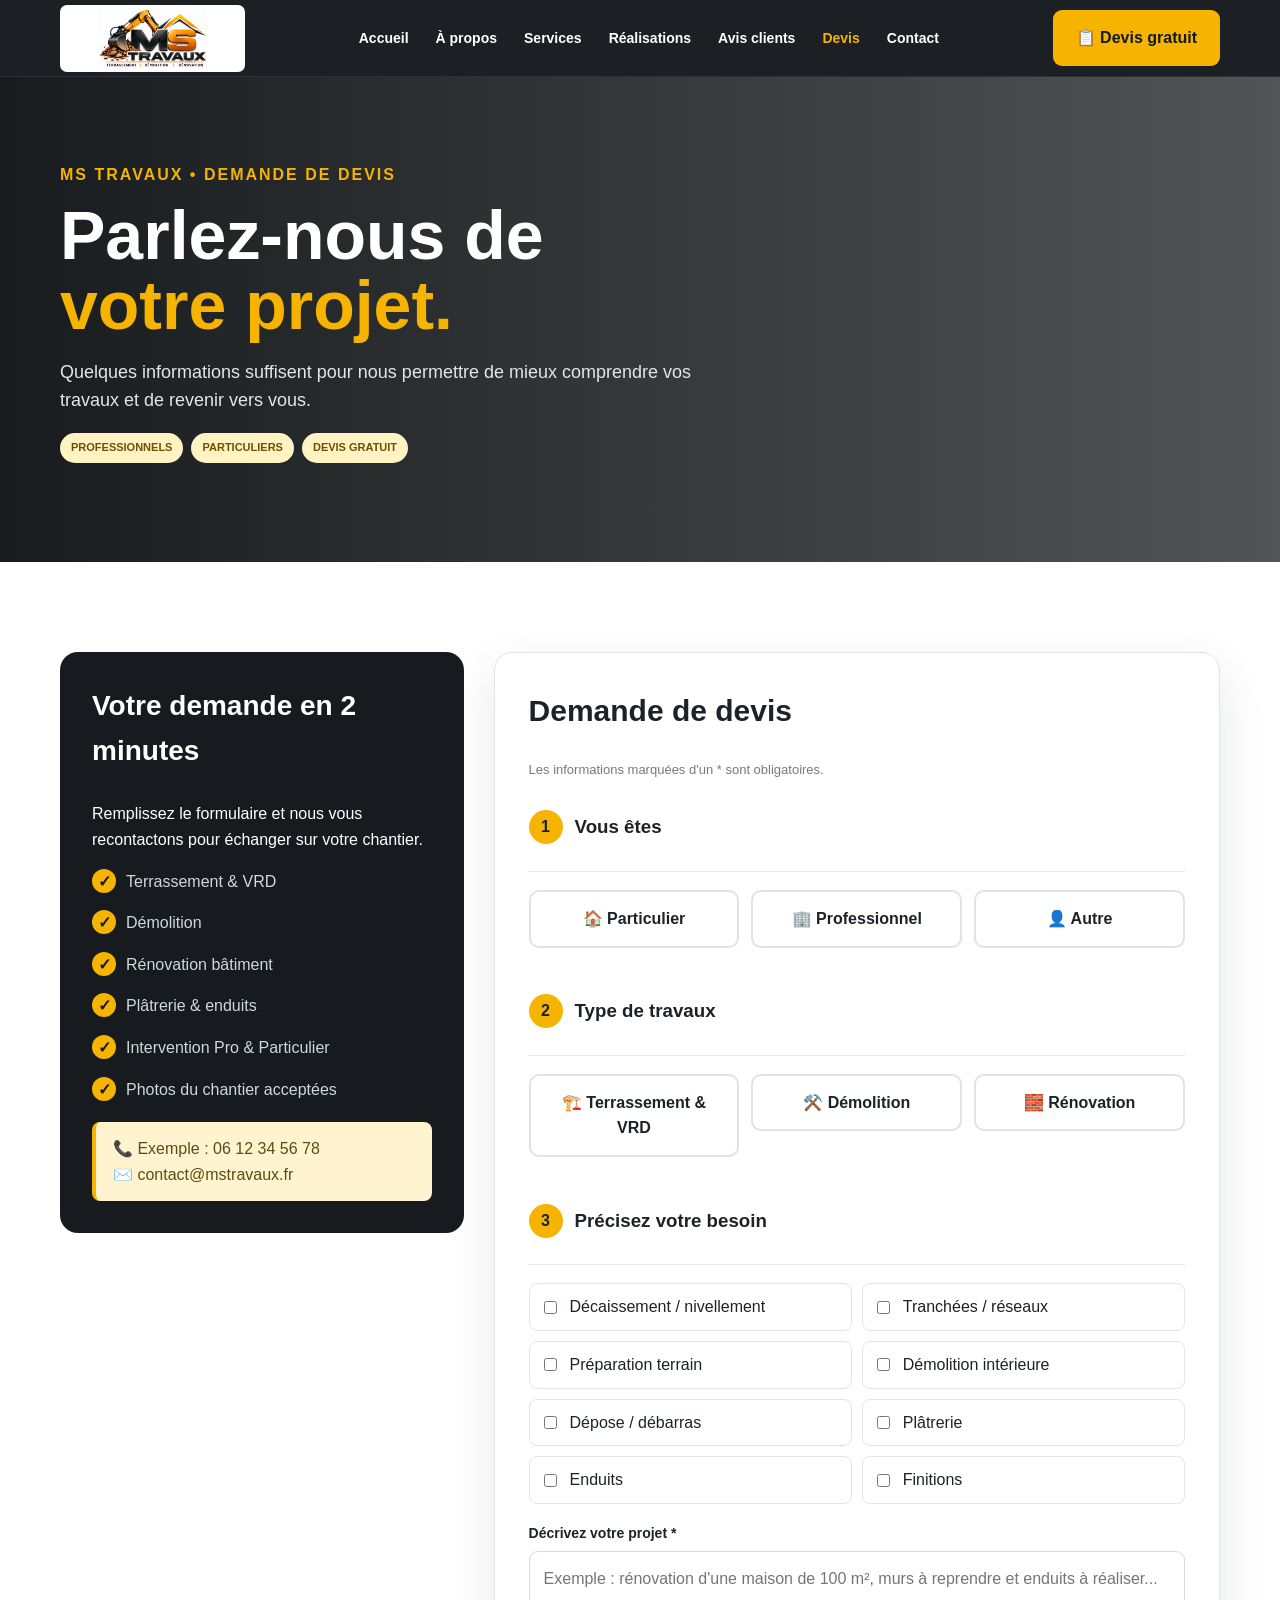
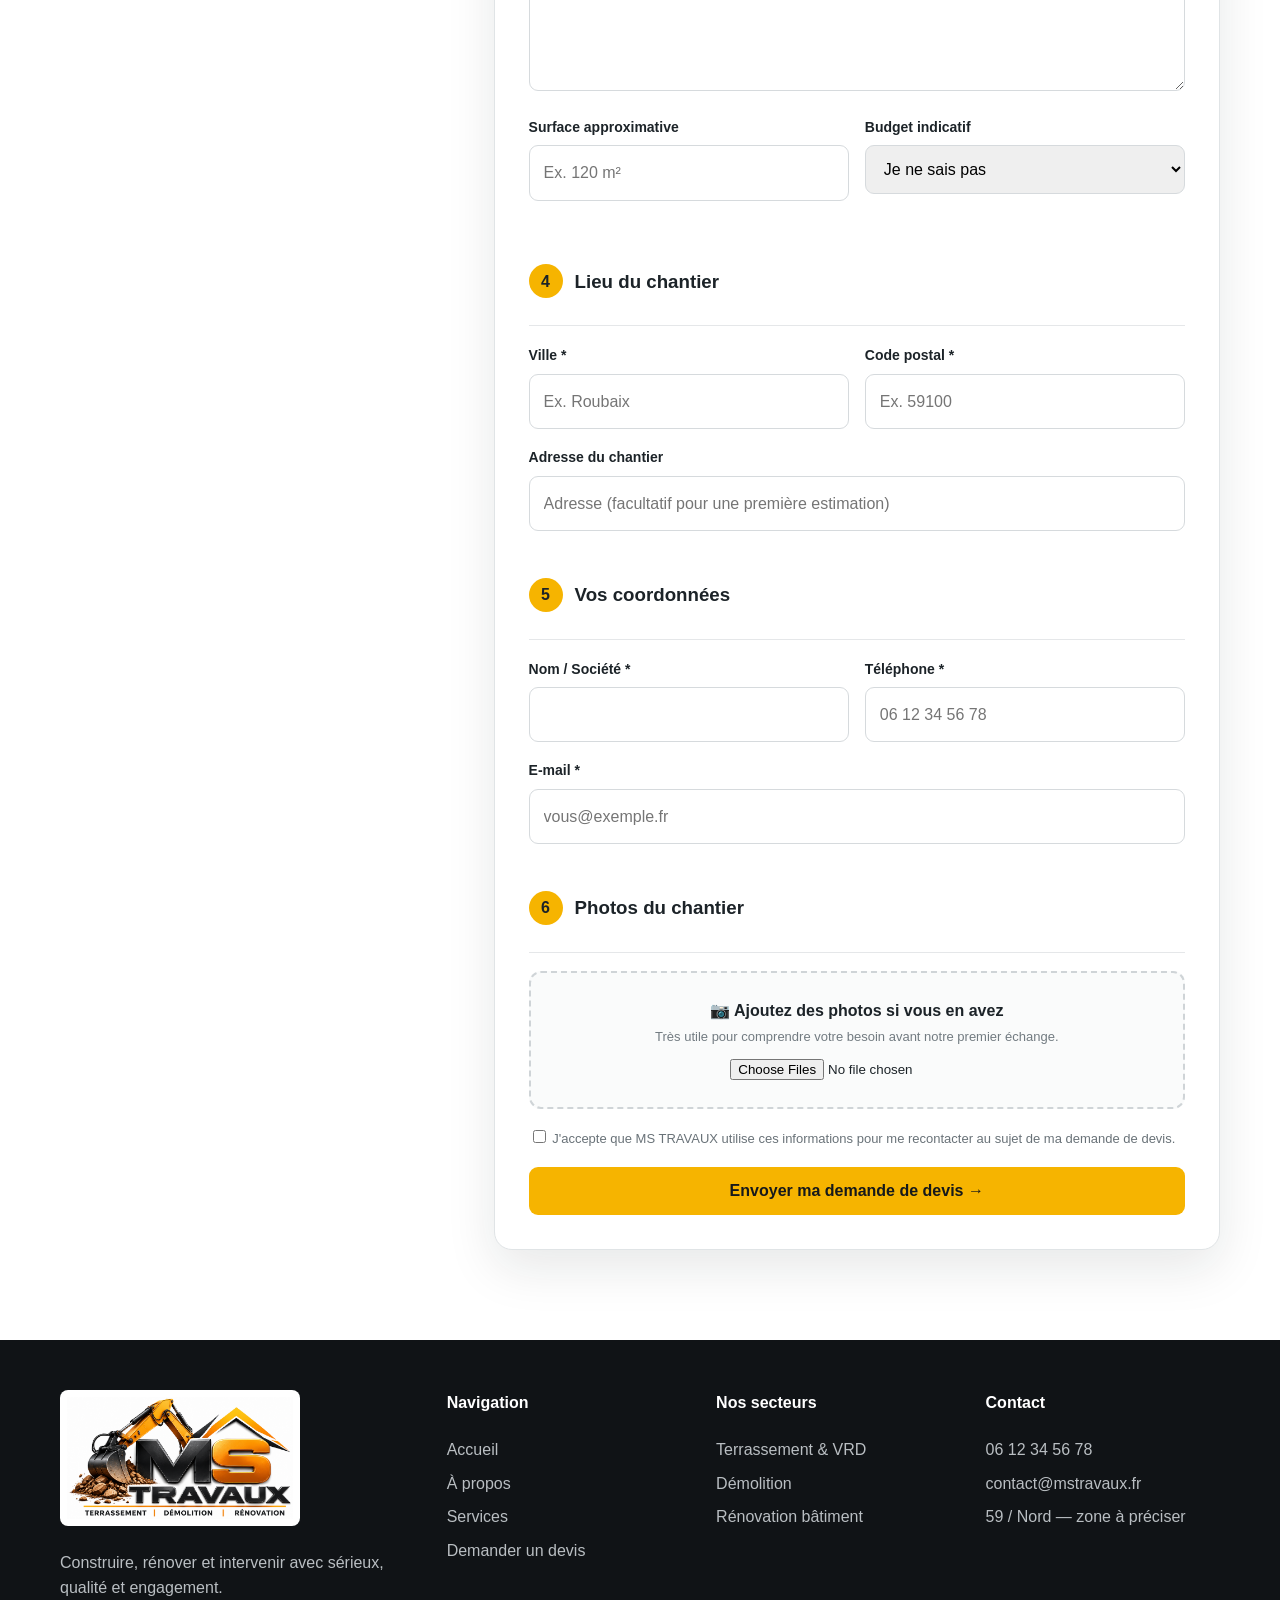
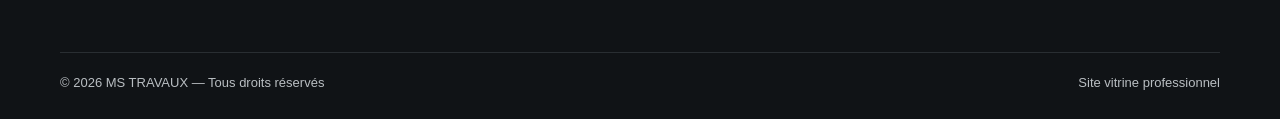
<file: devis.html>
<!doctype html>
<html lang="fr">
<head>
<meta charset="utf-8">
<meta name="viewport" content="width=device-width,initial-scale=1">
<meta name="description" content="MS TRAVAUX - Demande de devis pour terrassement & VRD, démolition et rénovation de bâtiment.">
<title>Demander un devis | MS TRAVAUX</title>
<link rel="icon" href="logo.svg" type="image/svg+xml">
<link rel="stylesheet" href="style.css">
</head>
<body>
<header class="header"><div class="container nav" id="nav">
<a class="brand" href="index.html"><img src="logo-ms-travaux.png" alt="MS TRAVAUX"></a>
<button class="menu" aria-label="Menu">☰</button>
<nav class="links">
<a href="index.html">Accueil</a><a href="index.html#apropos">À propos</a><a href="index.html#services">Services</a><a href="realisations.html">Réalisations</a><a href="index.html#avis">Avis clients</a><a class="active" href="devis.html">Devis</a><a href="index.html#contact">Contact</a>
</nav><a class="btn btn-yellow" href="devis.html">📋 Devis gratuit</a>
</div></header>

<section class="devis-hero"><div class="container">
<div class="eyebrow">MS TRAVAUX • DEMANDE DE DEVIS</div>
<h1>Parlez-nous de<br><span class="yellow">votre projet.</span></h1>
<p style="max-width:650px;font-size:18px;color:#e3e6e8">Quelques informations suffisent pour nous permettre de mieux comprendre vos travaux et de revenir vers vous.</p>
<div class="target"><span class="pill">PROFESSIONNELS</span><span class="pill">PARTICULIERS</span><span class="pill">DEVIS GRATUIT</span></div>
</div></section>

<section><div class="container devis-layout">
<aside class="devis-side">
<h3>Votre demande en 2 minutes</h3>
<p>Remplissez le formulaire et nous vous recontactons pour échanger sur votre chantier.</p>
<ul>
<li>Terrassement & VRD</li>
<li>Démolition</li>
<li>Rénovation bâtiment</li>
<li>Plâtrerie & enduits</li>
<li>Intervention Pro & Particulier</li>
<li>Photos du chantier acceptées</li>
</ul>
<div class="notice">📞 Exemple : 06 12 34 56 78<br>✉️ contact@mstravaux.fr</div>
</aside>

<div class="devis-form">
<h2>Demande de devis</h2>
<p class="devis-note">Les informations marquées d'un * sont obligatoires.</p>

<form id="devisForm" action="https://formspree.io/f/REMPLACER" method="POST" enctype="multipart/form-data">

<div class="step-title"><span class="step-num">1</span><h3>Vous êtes</h3></div>
<div class="choice-grid">
<div class="choice"><input type="radio" id="particulier" name="profil" value="Particulier" required><label for="particulier">🏠 Particulier</label></div>
<div class="choice"><input type="radio" id="pro" name="profil" value="Professionnel"><label for="pro">🏢 Professionnel</label></div>
<div class="choice"><input type="radio" id="autre" name="profil" value="Autre"><label for="autre">👤 Autre</label></div>
</div>

<div class="step-title"><span class="step-num">2</span><h3>Type de travaux</h3></div>
<div class="choice-grid">
<div class="choice"><input type="radio" id="vrd" name="type_travaux" value="Terrassement & VRD" required><label for="vrd">🏗️ Terrassement & VRD</label></div>
<div class="choice"><input type="radio" id="demolition" name="type_travaux" value="Démolition"><label for="demolition">⚒️ Démolition</label></div>
<div class="choice"><input type="radio" id="renovation" name="type_travaux" value="Rénovation bâtiment"><label for="renovation">🧱 Rénovation</label></div>
</div>

<div class="step-title"><span class="step-num">3</span><h3>Précisez votre besoin</h3></div>
<div class="check-grid">
<label class="check"><input type="checkbox" name="prestation[]" value="Décaissement/nivellement"> Décaissement / nivellement</label>
<label class="check"><input type="checkbox" name="prestation[]" value="Tranchées/réseaux"> Tranchées / réseaux</label>
<label class="check"><input type="checkbox" name="prestation[]" value="Préparation terrain"> Préparation terrain</label>
<label class="check"><input type="checkbox" name="prestation[]" value="Démolition intérieure"> Démolition intérieure</label>
<label class="check"><input type="checkbox" name="prestation[]" value="Dépose/débarras"> Dépose / débarras</label>
<label class="check"><input type="checkbox" name="prestation[]" value="Plâtrerie"> Plâtrerie</label>
<label class="check"><input type="checkbox" name="prestation[]" value="Enduits"> Enduits</label>
<label class="check"><input type="checkbox" name="prestation[]" value="Finitions"> Finitions</label>
</div>

<div class="field" style="margin-top:18px"><label for="description">Décrivez votre projet *</label><textarea id="description" name="description" required placeholder="Exemple : rénovation d'une maison de 100 m², murs à reprendre et enduits à réaliser..."></textarea></div>

<div class="grid2">
<div class="field"><label for="surface">Surface approximative</label><input id="surface" name="surface" placeholder="Ex. 120 m²"></div>
<div class="field"><label for="budget">Budget indicatif</label><select id="budget" name="budget"><option value="">Je ne sais pas</option><option>Moins de 5 000 €</option><option>5 000 à 10 000 €</option><option>10 000 à 25 000 €</option><option>25 000 à 50 000 €</option><option>Plus de 50 000 €</option></select></div>
</div>

<div class="step-title"><span class="step-num">4</span><h3>Lieu du chantier</h3></div>
<div class="grid2">
<div class="field"><label for="ville">Ville *</label><input id="ville" name="ville" required placeholder="Ex. Roubaix"></div>
<div class="field"><label for="cp">Code postal *</label><input id="cp" name="code_postal" required placeholder="Ex. 59100"></div>
</div>
<div class="field"><label for="adresse">Adresse du chantier</label><input id="adresse" name="adresse_chantier" placeholder="Adresse (facultatif pour une première estimation)"></div>

<div class="step-title"><span class="step-num">5</span><h3>Vos coordonnées</h3></div>
<div class="grid2">
<div class="field"><label for="nom">Nom / Société *</label><input id="nom" name="nom_societe" required></div>
<div class="field"><label for="tel">Téléphone *</label><input id="tel" name="telephone" type="tel" required placeholder="06 12 34 56 78"></div>
</div>
<div class="field"><label for="email">E-mail *</label><input id="email" name="email" type="email" required placeholder="vous@exemple.fr"></div>

<div class="step-title"><span class="step-num">6</span><h3>Photos du chantier</h3></div>
<div class="upload"><strong>📷 Ajoutez des photos si vous en avez</strong><br><span class="devis-note">Très utile pour comprendre votre besoin avant notre premier échange.</span><br><input type="file" name="photos" accept="image/*" multiple></div>

<p class="consent"><input type="checkbox" required> J'accepte que MS TRAVAUX utilise ces informations pour me recontacter au sujet de ma demande de devis.</p>
<button class="btn btn-yellow" type="submit" style="width:100%;font-size:16px">Envoyer ma demande de devis →</button>
<div id="success" class="success">✅ Merci ! Votre demande est prête à être envoyée. Dans la version finale, elle sera directement transmise à MS TRAVAUX.</div>
</form>
</div></div></section>

<footer class="footer"><div class="container"><div class="footer-top"><div><img src="logo-ms-travaux.png" alt="MS TRAVAUX"><p>Construire, rénover et intervenir avec sérieux, qualité et engagement.</p></div><div><h4>Navigation</h4><a href="index.html">Accueil</a><a href="index.html#apropos">À propos</a><a href="index.html#services">Services</a><a href="devis.html">Demander un devis</a></div><div><h4>Nos secteurs</h4><a href="index.html#services">Terrassement & VRD</a><a href="index.html#services">Démolition</a><a href="index.html#services">Rénovation bâtiment</a></div><div><h4>Contact</h4><a href="tel:0612345678">06 12 34 56 78</a><a href="mailto:contact@mstravaux.fr">contact@mstravaux.fr</a><span>59 / Nord — zone à préciser</span></div></div><div class="bottom"><span>© 2026 MS TRAVAUX — Tous droits réservés</span><span>Site vitrine professionnel</span></div></div></footer>

<script>
const nav=document.getElementById('nav'); document.querySelector('.menu').addEventListener('click',()=>nav.classList.toggle('open'));
document.querySelectorAll('.links a').forEach(a=>a.addEventListener('click',()=>nav.classList.remove('open')));
document.getElementById('devisForm').addEventListener('submit',function(e){
  if(this.action.includes('REMPLACER')){e.preventDefault();document.getElementById('success').style.display='block';document.getElementById('success').scrollIntoView({behavior:'smooth',block:'center'});}
});
</script>
</body></html>
</file>
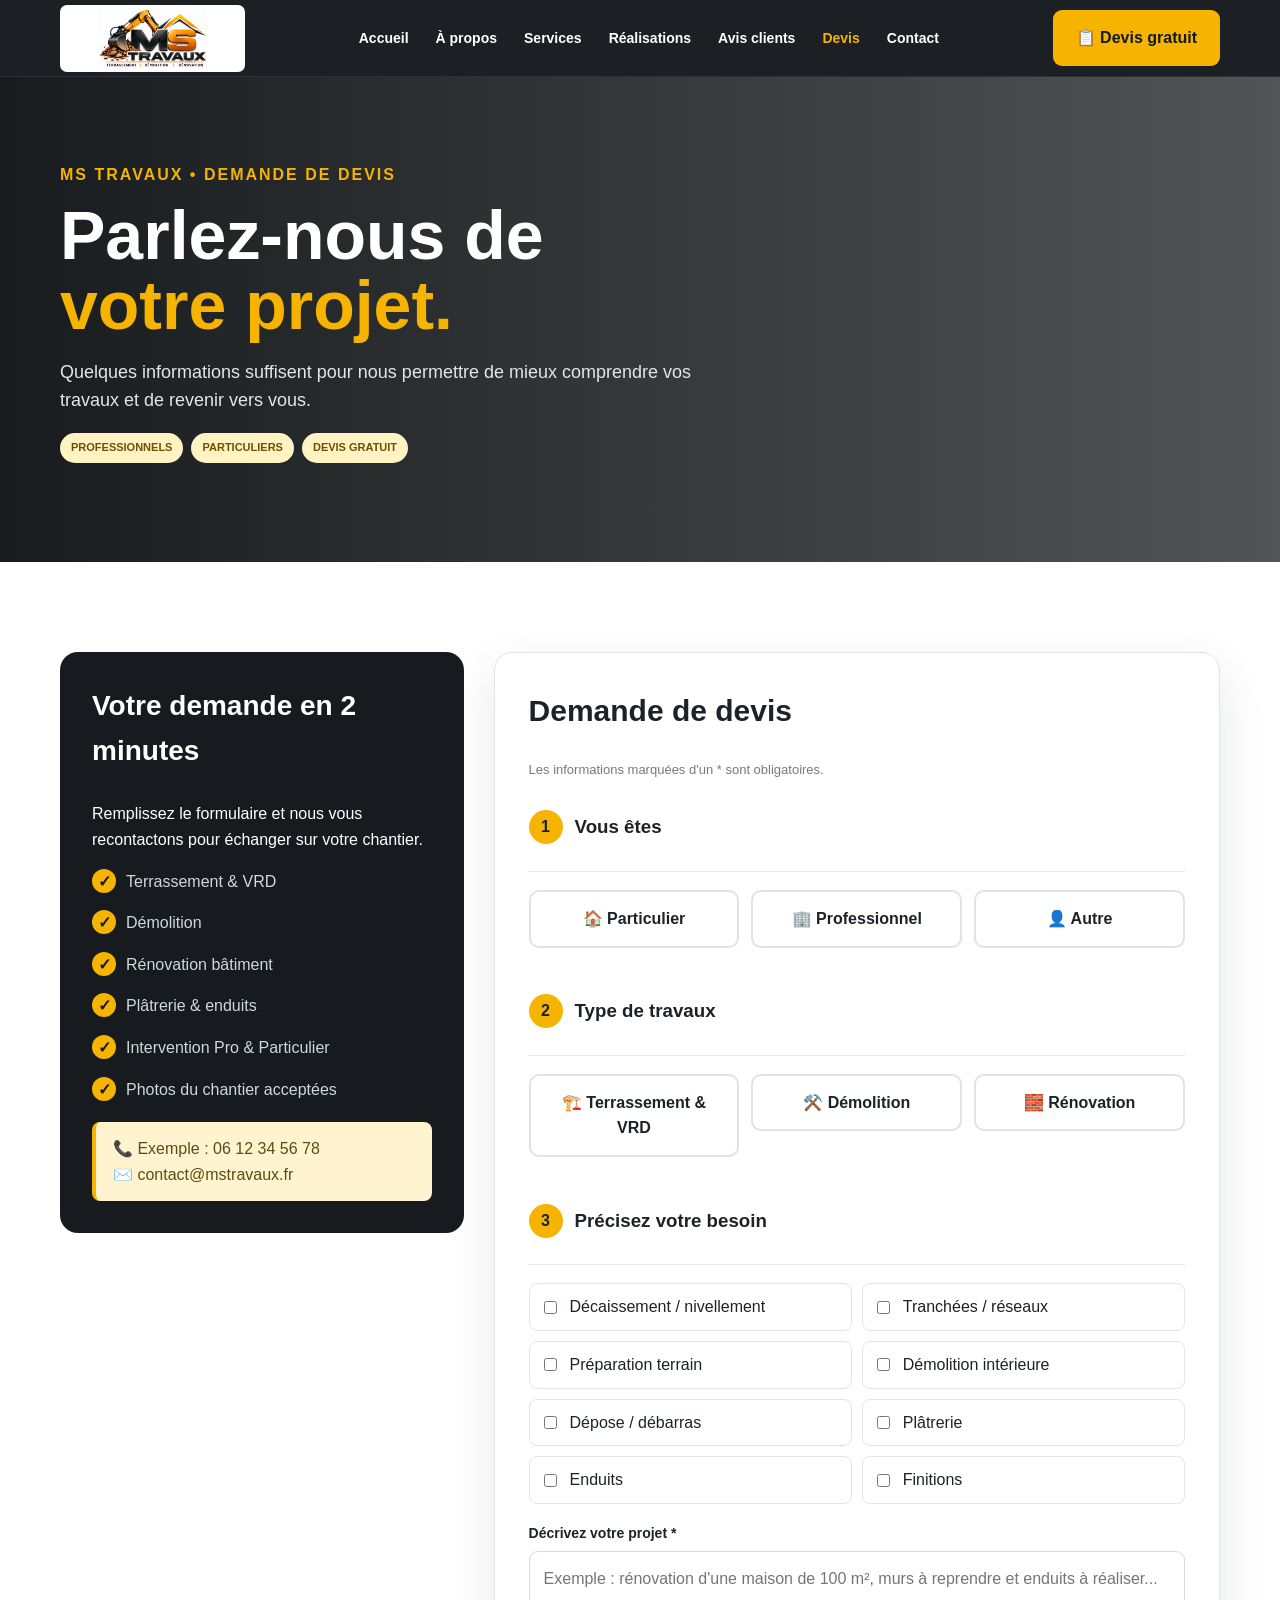
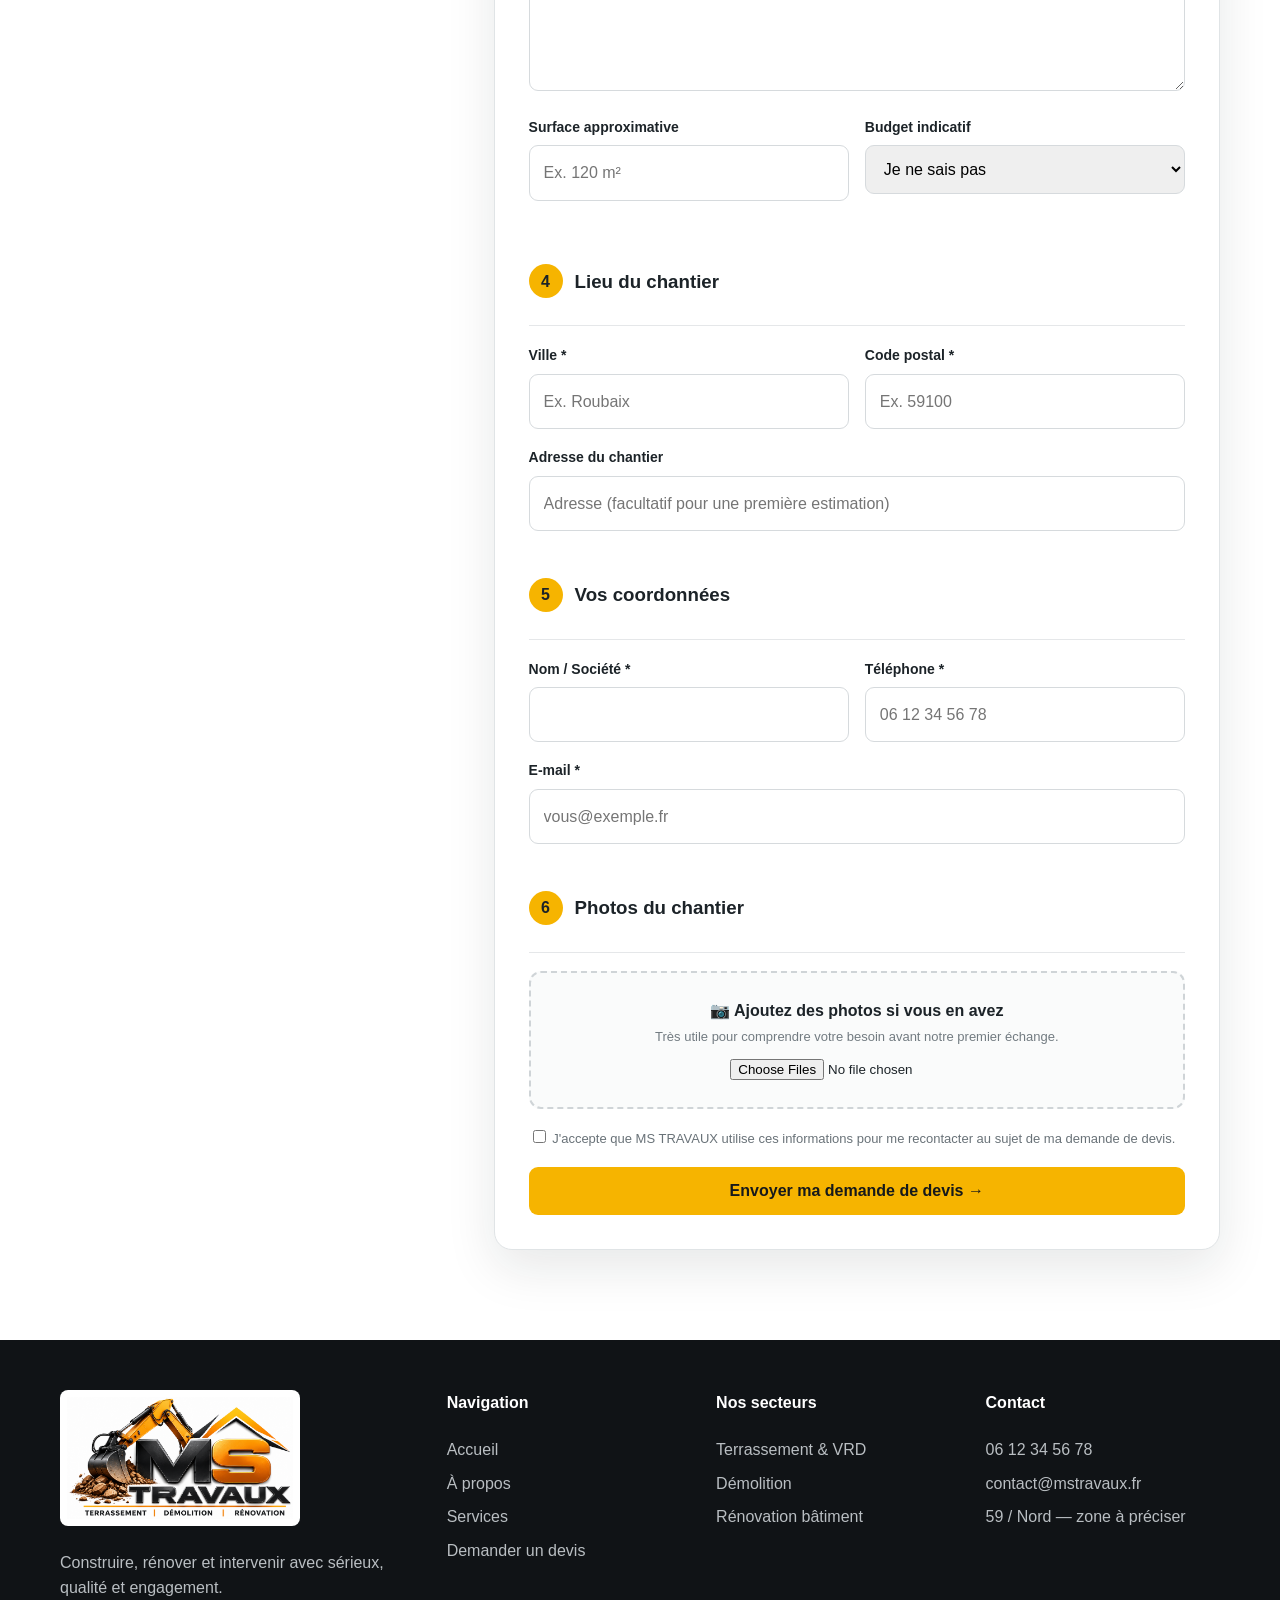
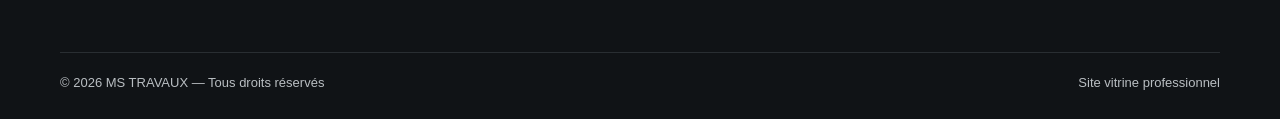
<file: devis[1].html>
<!doctype html>
<html lang="fr">
<head>
<meta charset="utf-8">
<meta name="viewport" content="width=device-width,initial-scale=1">
<meta name="description" content="MS TRAVAUX - Demande de devis pour terrassement & VRD, démolition et rénovation de bâtiment.">
<title>Demander un devis | MS TRAVAUX</title>
<link rel="icon" href="logo.svg" type="image/svg+xml">
<link rel="stylesheet" href="style.css">
</head>
<body>
<header class="header"><div class="container nav" id="nav">
<a class="brand" href="index.html"><img src="logo-ms-travaux.png" alt="MS TRAVAUX"></a>
<button class="menu" aria-label="Menu">☰</button>
<nav class="links">
<a href="index.html">Accueil</a><a href="index.html#apropos">À propos</a><a href="index.html#services">Services</a><a href="realisations.html">Réalisations</a><a href="index.html#avis">Avis clients</a><a class="active" href="devis.html">Devis</a><a href="index.html#contact">Contact</a>
</nav><a class="btn btn-yellow" href="devis.html">📋 Devis gratuit</a>
</div></header>

<section class="devis-hero"><div class="container">
<div class="eyebrow">MS TRAVAUX • DEMANDE DE DEVIS</div>
<h1>Parlez-nous de<br><span class="yellow">votre projet.</span></h1>
<p style="max-width:650px;font-size:18px;color:#e3e6e8">Quelques informations suffisent pour nous permettre de mieux comprendre vos travaux et de revenir vers vous.</p>
<div class="target"><span class="pill">PROFESSIONNELS</span><span class="pill">PARTICULIERS</span><span class="pill">DEVIS GRATUIT</span></div>
</div></section>

<section><div class="container devis-layout">
<aside class="devis-side">
<h3>Votre demande en 2 minutes</h3>
<p>Remplissez le formulaire et nous vous recontactons pour échanger sur votre chantier.</p>
<ul>
<li>Terrassement & VRD</li>
<li>Démolition</li>
<li>Rénovation bâtiment</li>
<li>Plâtrerie & enduits</li>
<li>Intervention Pro & Particulier</li>
<li>Photos du chantier acceptées</li>
</ul>
<div class="notice">📞 Exemple : 06 12 34 56 78<br>✉️ contact@mstravaux.fr</div>
</aside>

<div class="devis-form">
<h2>Demande de devis</h2>
<p class="devis-note">Les informations marquées d'un * sont obligatoires.</p>

<form id="devisForm" action="https://formspree.io/f/REMPLACER" method="POST" enctype="multipart/form-data">

<div class="step-title"><span class="step-num">1</span><h3>Vous êtes</h3></div>
<div class="choice-grid">
<div class="choice"><input type="radio" id="particulier" name="profil" value="Particulier" required><label for="particulier">🏠 Particulier</label></div>
<div class="choice"><input type="radio" id="pro" name="profil" value="Professionnel"><label for="pro">🏢 Professionnel</label></div>
<div class="choice"><input type="radio" id="autre" name="profil" value="Autre"><label for="autre">👤 Autre</label></div>
</div>

<div class="step-title"><span class="step-num">2</span><h3>Type de travaux</h3></div>
<div class="choice-grid">
<div class="choice"><input type="radio" id="vrd" name="type_travaux" value="Terrassement & VRD" required><label for="vrd">🏗️ Terrassement & VRD</label></div>
<div class="choice"><input type="radio" id="demolition" name="type_travaux" value="Démolition"><label for="demolition">⚒️ Démolition</label></div>
<div class="choice"><input type="radio" id="renovation" name="type_travaux" value="Rénovation bâtiment"><label for="renovation">🧱 Rénovation</label></div>
</div>

<div class="step-title"><span class="step-num">3</span><h3>Précisez votre besoin</h3></div>
<div class="check-grid">
<label class="check"><input type="checkbox" name="prestation[]" value="Décaissement/nivellement"> Décaissement / nivellement</label>
<label class="check"><input type="checkbox" name="prestation[]" value="Tranchées/réseaux"> Tranchées / réseaux</label>
<label class="check"><input type="checkbox" name="prestation[]" value="Préparation terrain"> Préparation terrain</label>
<label class="check"><input type="checkbox" name="prestation[]" value="Démolition intérieure"> Démolition intérieure</label>
<label class="check"><input type="checkbox" name="prestation[]" value="Dépose/débarras"> Dépose / débarras</label>
<label class="check"><input type="checkbox" name="prestation[]" value="Plâtrerie"> Plâtrerie</label>
<label class="check"><input type="checkbox" name="prestation[]" value="Enduits"> Enduits</label>
<label class="check"><input type="checkbox" name="prestation[]" value="Finitions"> Finitions</label>
</div>

<div class="field" style="margin-top:18px"><label for="description">Décrivez votre projet *</label><textarea id="description" name="description" required placeholder="Exemple : rénovation d'une maison de 100 m², murs à reprendre et enduits à réaliser..."></textarea></div>

<div class="grid2">
<div class="field"><label for="surface">Surface approximative</label><input id="surface" name="surface" placeholder="Ex. 120 m²"></div>
<div class="field"><label for="budget">Budget indicatif</label><select id="budget" name="budget"><option value="">Je ne sais pas</option><option>Moins de 5 000 €</option><option>5 000 à 10 000 €</option><option>10 000 à 25 000 €</option><option>25 000 à 50 000 €</option><option>Plus de 50 000 €</option></select></div>
</div>

<div class="step-title"><span class="step-num">4</span><h3>Lieu du chantier</h3></div>
<div class="grid2">
<div class="field"><label for="ville">Ville *</label><input id="ville" name="ville" required placeholder="Ex. Roubaix"></div>
<div class="field"><label for="cp">Code postal *</label><input id="cp" name="code_postal" required placeholder="Ex. 59100"></div>
</div>
<div class="field"><label for="adresse">Adresse du chantier</label><input id="adresse" name="adresse_chantier" placeholder="Adresse (facultatif pour une première estimation)"></div>

<div class="step-title"><span class="step-num">5</span><h3>Vos coordonnées</h3></div>
<div class="grid2">
<div class="field"><label for="nom">Nom / Société *</label><input id="nom" name="nom_societe" required></div>
<div class="field"><label for="tel">Téléphone *</label><input id="tel" name="telephone" type="tel" required placeholder="06 12 34 56 78"></div>
</div>
<div class="field"><label for="email">E-mail *</label><input id="email" name="email" type="email" required placeholder="vous@exemple.fr"></div>

<div class="step-title"><span class="step-num">6</span><h3>Photos du chantier</h3></div>
<div class="upload"><strong>📷 Ajoutez des photos si vous en avez</strong><br><span class="devis-note">Très utile pour comprendre votre besoin avant notre premier échange.</span><br><input type="file" name="photos" accept="image/*" multiple></div>

<p class="consent"><input type="checkbox" required> J'accepte que MS TRAVAUX utilise ces informations pour me recontacter au sujet de ma demande de devis.</p>
<button class="btn btn-yellow" type="submit" style="width:100%;font-size:16px">Envoyer ma demande de devis →</button>
<div id="success" class="success">✅ Merci ! Votre demande est prête à être envoyée. Dans la version finale, elle sera directement transmise à MS TRAVAUX.</div>
</form>
</div></div></section>

<footer class="footer"><div class="container"><div class="footer-top"><div><img src="logo-ms-travaux.png" alt="MS TRAVAUX"><p>Construire, rénover et intervenir avec sérieux, qualité et engagement.</p></div><div><h4>Navigation</h4><a href="index.html">Accueil</a><a href="index.html#apropos">À propos</a><a href="index.html#services">Services</a><a href="devis.html">Demander un devis</a></div><div><h4>Nos secteurs</h4><a href="index.html#services">Terrassement & VRD</a><a href="index.html#services">Démolition</a><a href="index.html#services">Rénovation bâtiment</a></div><div><h4>Contact</h4><a href="tel:0612345678">06 12 34 56 78</a><a href="mailto:contact@mstravaux.fr">contact@mstravaux.fr</a><span>59 / Nord — zone à préciser</span></div></div><div class="bottom"><span>© 2026 MS TRAVAUX — Tous droits réservés</span><span>Site vitrine professionnel</span></div></div></footer>

<script>
const nav=document.getElementById('nav'); document.querySelector('.menu').addEventListener('click',()=>nav.classList.toggle('open'));
document.querySelectorAll('.links a').forEach(a=>a.addEventListener('click',()=>nav.classList.remove('open')));
document.getElementById('devisForm').addEventListener('submit',function(e){
  if(this.action.includes('REMPLACER')){e.preventDefault();document.getElementById('success').style.display='block';document.getElementById('success').scrollIntoView({behavior:'smooth',block:'center'});}
});
</script>
</body></html>
</file>
<file: style.css>
:root{--yellow:#f6b400;--dark:#15191d;--dark2:#20262b;--text:#1c2328;--muted:#667078;--light:#f5f6f7;--white:#fff;--radius:18px;--shadow:0 18px 50px rgba(20,25,29,.12)}
*{box-sizing:border-box}html{scroll-behavior:smooth}body{margin:0;font-family:Inter,Arial,Helvetica,sans-serif;color:var(--text);line-height:1.6;background:#fff}a{text-decoration:none;color:inherit}.container{width:min(1160px,92%);margin:auto}
.header{position:sticky;top:0;z-index:20;background:rgba(21,25,29,.97);border-bottom:1px solid rgba(255,255,255,.08)}.nav{height:76px;display:flex;align-items:center;justify-content:space-between;gap:30px}.brand img{width:205px;display:block}.links{display:flex;gap:27px;align-items:center}.links a{color:#fff;font-weight:700;font-size:14px}.links a:hover,.links a.active{color:var(--yellow)}.menu{display:none;background:none;border:0;color:#fff;font-size:28px}.btn{display:inline-flex;align-items:center;justify-content:center;gap:9px;padding:13px 21px;border-radius:9px;font-weight:800;border:2px solid transparent;cursor:pointer}.btn-yellow{background:var(--yellow);color:#16191b}.btn-yellow:hover{filter:brightness(.95)}.btn-outline{border-color:#fff;color:#fff}.btn-dark{background:var(--dark);color:#fff}.btn-dark:hover{background:#2a3035}
.hero{min-height:650px;display:flex;align-items:center;background:linear-gradient(90deg,rgba(10,15,20,.82) 0%,rgba(10,15,20,.57) 38%,rgba(10,15,20,.18) 72%,rgba(10,15,20,.06) 100%),url("images/fond-accueil-terrassement-platrerie.png") center center/cover no-repeat}.hero-content{max-width:680px;color:#fff;padding:90px 0}.eyebrow{color:var(--yellow);font-weight:900;letter-spacing:2px;text-transform:uppercase}.hero h1{font-size:clamp(44px,6vw,76px);line-height:1.02;margin:14px 0 22px;font-weight:950}.hero h1 span{color:var(--yellow)}.hero p{font-size:19px;max-width:610px;color:#e7e9ea}.actions{display:flex;gap:13px;flex-wrap:wrap;margin-top:30px}
.trust{background:#fff;box-shadow:0 10px 35px rgba(0,0,0,.08);position:relative;margin-top:-48px;border-radius:14px;display:grid;grid-template-columns:repeat(4,1fr);overflow:hidden}.trust-item{padding:25px;text-align:center;border-right:1px solid #e4e6e8}.trust-item:last-child{border:0}.trust-icon{font-size:28px}.trust strong{display:block;font-size:16px}.trust span{font-size:13px;color:var(--muted)}
section{padding:90px 0}.section-head{max-width:720px;margin-bottom:45px}.section-head.center{text-align:center;margin-left:auto;margin-right:auto}.section-head h2{font-size:clamp(34px,4vw,50px);line-height:1.08;margin:10px 0 16px}.section-head p{color:var(--muted);font-size:17px}.yellow{color:var(--yellow)}
.about{display:grid;grid-template-columns:1fr 1fr;gap:55px;align-items:center}.about-img{min-height:480px;border-radius:var(--radius);background:linear-gradient(135deg,rgba(0,0,0,.15),rgba(0,0,0,.45)),url("https://images.unsplash.com/photo-1541888946425-d81bb19240f5?auto=format&fit=crop&w=1000&q=85") center/cover;box-shadow:var(--shadow);position:relative}.badge{position:absolute;bottom:25px;left:25px;background:var(--yellow);padding:20px 24px;border-radius:12px;font-weight:900}.checks{list-style:none;padding:0;margin:25px 0}.checks li{margin:12px 0;font-weight:700}.checks li:before{content:"✓";display:inline-grid;place-items:center;background:var(--yellow);width:24px;height:24px;border-radius:50%;margin-right:10px}
.dark-section{background:var(--dark);color:#fff}.services{display:grid;grid-template-columns:repeat(4,1fr);gap:18px}.card{background:#fff;color:var(--text);border-radius:15px;overflow:hidden;box-shadow:var(--shadow)}.card-img{height:175px;background-size:cover;background-position:center}.card-body{padding:22px}.card h3{margin:0 0 8px}.card p{color:var(--muted);font-size:14px}.card a{font-weight:900;color:#a26f00}
.s1{background-image:url("https://images.unsplash.com/photo-1581094794329-c8112a89af12?auto=format&fit=crop&w=700&q=80")}.s2{background-image:url("https://images.unsplash.com/photo-1590479773265-7464e5d48118?auto=format&fit=crop&w=700&q=80")}.s3{background-image:url("https://images.unsplash.com/photo-1581858726788-75bc0f6a952d?auto=format&fit=crop&w=700&q=80")}.s4{background-image:url("https://images.unsplash.com/photo-1558618666-fcd25c85cd64?auto=format&fit=crop&w=700&q=80")}
.stats{display:grid;grid-template-columns:repeat(4,1fr);gap:15px;margin-top:45px}.stat{padding:28px;text-align:center;border:1px solid rgba(255,255,255,.12);border-radius:14px}.stat b{font-size:38px;color:var(--yellow);display:block}.stat span{color:#c8cdd0}
.projects{display:grid;grid-template-columns:repeat(3,1fr);gap:20px}.project{height:300px;border-radius:16px;background-size:cover;background-position:center;position:relative;overflow:hidden}.project:after{content:"";position:absolute;inset:45% 0 0;background:linear-gradient(transparent,rgba(0,0,0,.9))}.project div{position:absolute;bottom:20px;left:22px;color:#fff;z-index:2}.project h3{margin:0}.p1{background-image:url("https://images.unsplash.com/photo-1590644365607-1c5a3c7c7b7c?auto=format&fit=crop&w=900&q=80")}.p2{background-image:url("https://images.unsplash.com/photo-1562259949-e8e7687d7821?auto=format&fit=crop&w=900&q=80")}.p3{background-image:url("https://images.unsplash.com/photo-1621905252507-b35492cc74b4?auto=format&fit=crop&w=900&q=80")}
.testimonials{display:grid;grid-template-columns:repeat(3,1fr);gap:20px}.quote{padding:28px;background:#fff;border-radius:15px;box-shadow:var(--shadow)}.stars{color:var(--yellow);font-size:20px}.quote p{color:var(--muted)}.quote b{display:block}
.contact-wrap{display:grid;grid-template-columns:.9fr 1.1fr;gap:35px}.contact-info{background:var(--dark);color:#fff;border-radius:18px;padding:38px}.contact-info h3{font-size:30px;margin-top:0}.contact-line{display:flex;gap:14px;margin:22px 0}.contact-line strong{display:block}.contact-line span{color:#c8cdd0}.form{padding:35px;border:1px solid #e2e5e7;border-radius:18px;box-shadow:var(--shadow)}.grid2{display:grid;grid-template-columns:1fr 1fr;gap:16px}.field{margin-bottom:17px}.field label{display:block;font-weight:800;font-size:14px;margin-bottom:7px}.field input,.field textarea,.field select{width:100%;padding:14px;border:1px solid #d6dadd;border-radius:9px;font:inherit}.field textarea{min-height:140px;resize:vertical}
.cta{background:var(--yellow);border-radius:20px;padding:55px;display:flex;justify-content:space-between;align-items:center;gap:30px}.cta h2{font-size:40px;line-height:1.1;margin:0}.footer{background:#101316;color:#b9bec2;padding:50px 0 25px}.footer-top{display:grid;grid-template-columns:1.5fr 1fr 1fr 1fr;gap:35px}.footer img{width:210px}.footer h4{color:#fff;margin-top:0}.footer a{display:block;margin:8px 0}.bottom{border-top:1px solid #292e32;margin-top:35px;padding-top:20px;display:flex;justify-content:space-between;font-size:13px}
.notice{background:#fff4cf;border-left:4px solid var(--yellow);padding:14px 17px;border-radius:8px;color:#5e4b13;margin-top:20px}
@media(max-width:900px){.links{display:none}.menu{display:block}.nav.open .links{display:flex;position:absolute;top:76px;left:0;right:0;background:var(--dark);flex-direction:column;padding:25px}.trust,.services,.stats{grid-template-columns:1fr 1fr}.about,.contact-wrap{grid-template-columns:1fr}.projects,.testimonials{grid-template-columns:1fr}.footer-top{grid-template-columns:1fr 1fr}.hero{min-height:590px}.cta{flex-direction:column;align-items:flex-start}}
@media(max-width:560px){.trust,.services,.stats,.grid2,.footer-top{grid-template-columns:1fr}.trust-item{border-right:0;border-bottom:1px solid #e4e6e8}.hero h1{font-size:45px}.about-img{min-height:350px}.cta{padding:35px 25px}.cta h2{font-size:31px}.bottom{flex-direction:column;gap:10px}.brand img{width:175px}}

.target{display:flex;gap:8px;flex-wrap:wrap;margin:14px 0}.pill{display:inline-flex;padding:6px 11px;border-radius:99px;background:#fff3c4;color:#6d5100;font-size:11px;font-weight:900}.sector-note{color:#9ea6ab;font-size:13px;margin-top:8px}.service-list{padding-left:18px;color:#5e676d;font-size:14px}.service-list li{margin:5px 0}.hero strong{color:#fff}.sector-intro{display:grid;grid-template-columns:repeat(3,1fr);gap:18px;margin-top:35px}.sector-box{border:1px solid rgba(255,255,255,.12);border-radius:14px;padding:25px;background:#1c2227}.sector-box b{display:block;color:#f6b400;font-size:19px;margin-bottom:8px}.sector-box span{color:#c8cdd0;font-size:14px}@media(max-width:900px){.sector-intro{grid-template-columns:1fr}}

.devis-hero{background:linear-gradient(90deg,rgba(15,18,20,.96),rgba(15,18,20,.72)),url("https://images.unsplash.com/photo-1503387762-592deb58ef4e?auto=format&fit=crop&w=1800&q=85") center/cover;color:#fff;padding:85px 0}.devis-hero h1{font-size:clamp(42px,6vw,68px);line-height:1.03;margin:12px 0}.devis-layout{display:grid;grid-template-columns:1fr 1.8fr;gap:30px;align-items:start}.devis-side{background:#171b1f;color:#fff;border-radius:18px;padding:32px;position:sticky;top:100px}.devis-side h3{font-size:28px;margin-top:0}.devis-side ul{list-style:none;padding:0}.devis-side li{margin:16px 0;color:#d2d7da}.devis-side li:before{content:"✓";color:#15191d;background:#f6b400;border-radius:50%;display:inline-grid;place-items:center;width:24px;height:24px;margin-right:10px;font-weight:900}.devis-form{background:#fff;border:1px solid #e0e4e6;border-radius:18px;padding:34px;box-shadow:0 18px 50px rgba(20,25,29,.10)}.devis-form h2{margin-top:0;font-size:30px}.step-title{display:flex;align-items:center;gap:12px;margin:30px 0 18px;border-bottom:1px solid #e5e7e9;padding-bottom:10px}.step-title:first-of-type{margin-top:10px}.step-num{width:34px;height:34px;border-radius:50%;background:#f6b400;display:grid;place-items:center;font-weight:900}.choice-grid{display:grid;grid-template-columns:repeat(3,1fr);gap:12px}.choice input{display:none}.choice label{display:block;border:2px solid #dfe3e5;border-radius:10px;padding:14px;text-align:center;font-weight:800;cursor:pointer;background:#fff}.choice input:checked+label{border-color:#f6b400;background:#fff8df}.check-grid{display:grid;grid-template-columns:1fr 1fr;gap:10px}.check{display:flex;gap:10px;align-items:center;padding:10px;border:1px solid #e2e5e7;border-radius:8px}.check input{accent-color:#f6b400}.upload{border:2px dashed #cfd4d7;border-radius:12px;padding:25px;text-align:center;background:#fafbfb}.upload input{margin-top:10px}.consent{font-size:13px;color:#697278;margin:18px 0}.success{display:none;background:#edf8ee;border:1px solid #b9dfbc;color:#275c2b;padding:18px;border-radius:10px;margin-top:18px}.devis-note{font-size:13px;color:#727b81;margin-top:7px}@media(max-width:900px){.devis-layout{grid-template-columns:1fr}.devis-side{position:static}.choice-grid{grid-template-columns:1fr}.check-grid{grid-template-columns:1fr}}

/* Réalisations */
.real-hero{background:linear-gradient(110deg,#111820,#26333a);color:#fff;padding:105px 0 85px}.real-hero h1{font-size:clamp(38px,5vw,66px);line-height:1.1;margin:20px 0}.real-hero p{max-width:720px;color:#d8dfe3;font-size:18px;line-height:1.7}.real-hero .yellow{color:#f7bf2b}.real-section{padding:80px 0}.filter-bar{display:flex;justify-content:center;flex-wrap:wrap;gap:12px;margin:36px 0}.filter-btn{border:1px solid #cbd0d4;background:#fff;color:#1d2930;padding:13px 20px;border-radius:30px;font-weight:700;cursor:pointer}.filter-btn:hover,.filter-btn.active{background:#f7bf2b;color:#14191d;border-color:#f7bf2b}.gallery{display:grid;grid-template-columns:repeat(3,minmax(0,1fr));gap:24px}.work{overflow:hidden;border-radius:15px;background:#fff;box-shadow:0 10px 30px #16212a14;border:1px solid #e8e9eb}.work[hidden]{display:none!important}.work-img{height:230px;background-size:cover;background-position:center;position:relative}.work-tag{position:absolute;left:16px;bottom:16px;background:#f7bf2b;color:#171c20;font-size:12px;font-weight:800;padding:9px 12px;border-radius:6px}.work-body{padding:23px}.work-body h3{margin:0 0 10px;color:#202b32;font-size:21px}.work-body p{color:#58636b;line-height:1.6;min-height:54px}.work-meta{display:flex;gap:8px;flex-wrap:wrap;margin-top:17px}.work-meta span{font-size:12px;background:#f1f3f4;border-radius:5px;padding:7px 9px;color:#44515a}.gallery-disclaimer{font-size:13px;color:#64717a;margin-top:24px}.real-cta{background:#202c33;text-align:center;padding:65px 0;color:#fff}.real-cta h2{font-size:clamp(26px,3vw,40px);margin:0 0 12px}.real-cta p{color:#d9e0e4;margin-bottom:25px}@media(max-width:900px){.gallery{grid-template-columns:repeat(2,minmax(0,1fr))}}@media(max-width:600px){.gallery{grid-template-columns:1fr}.real-hero{padding:75px 0 60px}.real-section{padding:50px 0}}

/* Identité MS TRAVAUX - logo choisi */
.brand img{width:185px;max-height:67px;object-fit:contain;background:#fff;padding:4px 7px;border-radius:7px;box-sizing:border-box}
.footer-top img[src="logo-ms-travaux.png"]{width:240px;max-width:100%;height:auto;background:#fff;border-radius:8px;padding:7px;box-sizing:border-box}
@media(max-width:560px){.brand img{width:148px;max-height:62px}}

/* Ajustements du visuel d’accueil pour les petits écrans */
@media(max-width:700px){.hero{background-position:53% center;background-image:linear-gradient(90deg,rgba(10,15,20,.86),rgba(10,15,20,.47)),url("images/fond-accueil-terrassement-platrerie.png")}}
</file>
